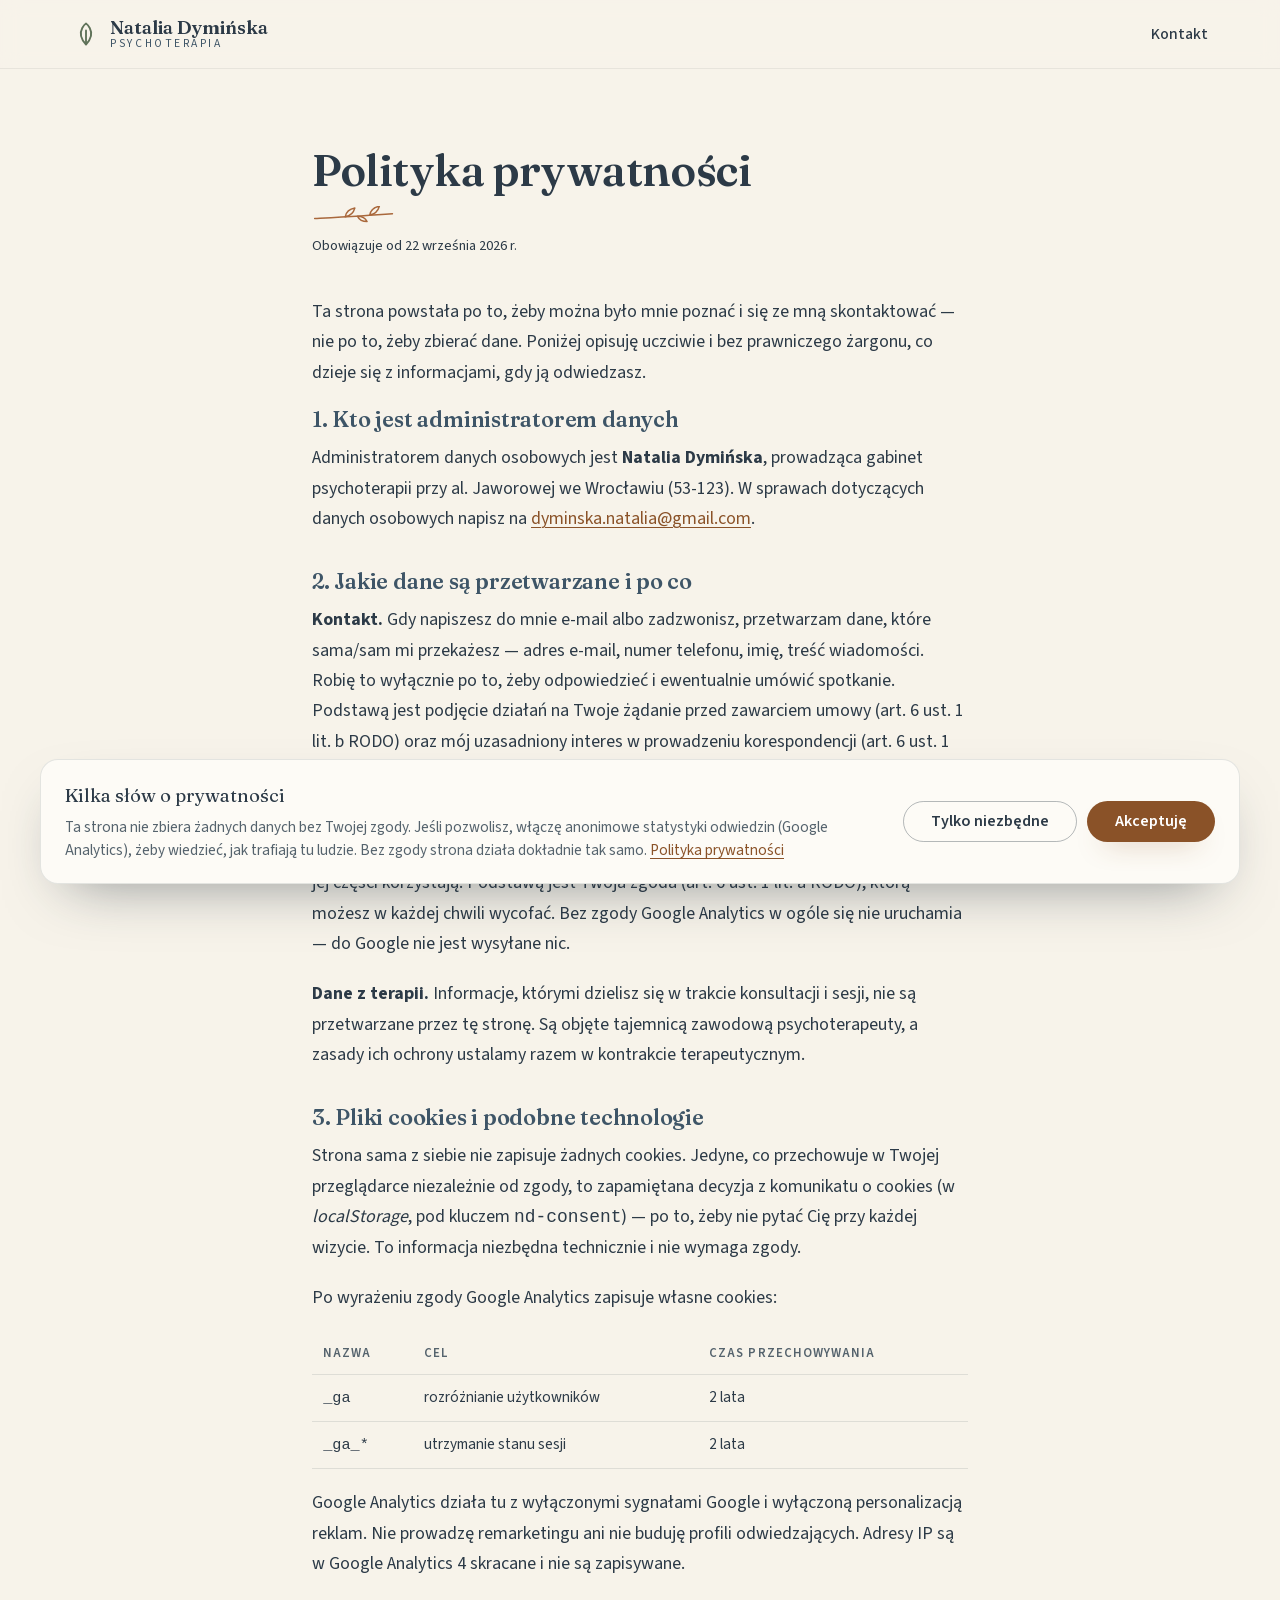
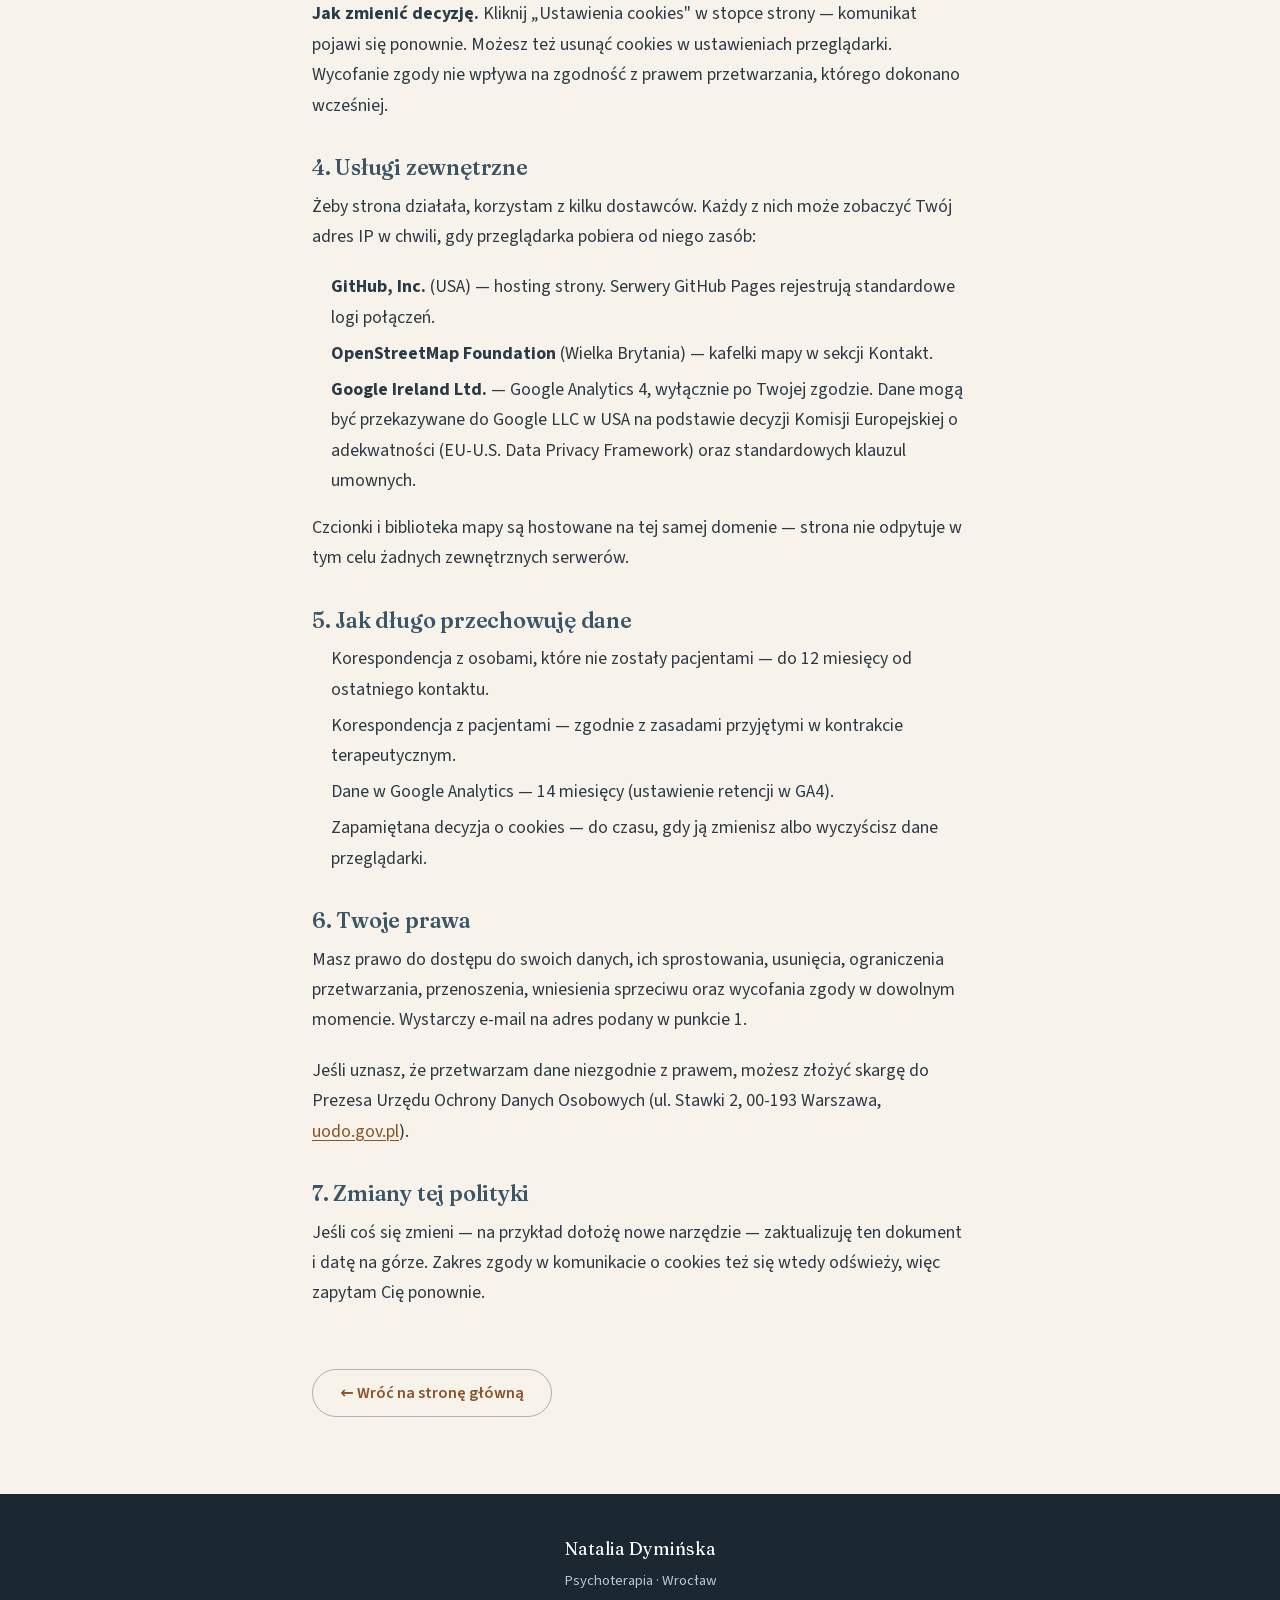
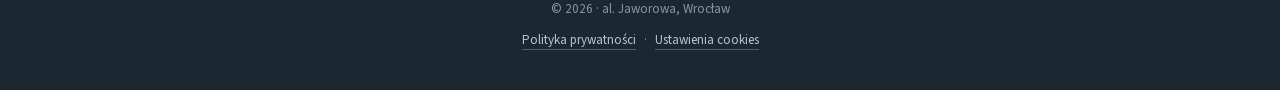
<file: polityka-prywatnosci.html>
<!DOCTYPE html>
<html lang="pl" class="no-js">
<head>
  <meta charset="UTF-8">
  <meta name="viewport" content="width=device-width, initial-scale=1.0">
  <script>document.documentElement.className = document.documentElement.className.replace(/\bno-js\b/, "js");</script>

  <title>Polityka prywatności — Natalia Dymińska, psychoterapia</title>
  <meta name="description" content="Jakie dane zbiera strona nataliadyminska.pl, po co i na jakiej podstawie. Informacja o cookies, Google Analytics i Twoich prawach wynikających z RODO.">
  <link rel="canonical" href="https://nataliadyminska.pl/polityka-prywatnosci.html">
  <meta name="robots" content="noindex, follow">
  <meta name="theme-color" content="#2c3a47">

  <link rel="icon" href="/assets/icons/favicon.svg" type="image/svg+xml">
  <link rel="apple-touch-icon" href="/assets/icons/icon-180.png">

  <link rel="preload" href="/assets/fonts/fraunces-600.woff2" as="font" type="font/woff2" crossorigin>
  <link rel="preload" href="/assets/fonts/source-sans-3-400.woff2" as="font" type="font/woff2" crossorigin>
  <link rel="stylesheet" href="/styles/fonts.css">
  <link rel="stylesheet" href="/styles/main.css">
</head>
<body>
  <a class="skip-link" href="#tresc">Przejdź do treści</a>

  <header class="site-header">
    <div class="container site-header__inner">
      <a class="brand" href="/" aria-label="Natalia Dymińska — strona główna">
        <svg class="brand__mark" viewBox="0 0 24 24" aria-hidden="true" fill="none" stroke="currentColor" stroke-width="1.6" stroke-linecap="round" stroke-linejoin="round">
          <path d="M12 21C7.8 16.6 6.4 11.4 8.8 6.9 10 4.6 11.2 3.5 12 3c.8.5 2 1.6 3.2 3.9 2.4 4.5 1 9.7-3.2 14.1z"/>
          <path d="M12 20.5V9"/>
        </svg>
        <span class="brand__text">
          <span class="brand__name">Natalia Dymińska</span>
          <span class="brand__role">psychoterapia</span>
        </span>
      </a>
      <nav class="nav" aria-label="Główne">
        <ul class="nav__list">
          <li><a href="/#kontakt">Kontakt</a></li>
        </ul>
      </nav>
    </div>
  </header>

  <main id="tresc">
    <section class="legal" aria-labelledby="legal-title">
      <div class="container legal__inner">
        <h1 class="section__title" id="legal-title">Polityka prywatności</h1>
        <p class="legal__meta">Obowiązuje od 22 września 2026 r.</p>

        <p>Ta strona powstała po to, żeby można było mnie poznać i się ze mną skontaktować — nie po to, żeby zbierać dane. Poniżej opisuję uczciwie i bez prawniczego żargonu, co dzieje się z informacjami, gdy ją odwiedzasz.</p>

        <h2>1. Kto jest administratorem danych</h2>
        <p>Administratorem danych osobowych jest <strong>Natalia Dymińska</strong>, prowadząca gabinet psychoterapii przy al. Jaworowej we Wrocławiu (53-123). W sprawach dotyczących danych osobowych napisz na <a href="mailto:dyminska.natalia@gmail.com">dyminska.natalia@gmail.com</a>.</p>

        <h2>2. Jakie dane są przetwarzane i po co</h2>
        <p><strong>Kontakt.</strong> Gdy napiszesz do mnie e-mail albo zadzwonisz, przetwarzam dane, które sama/sam mi przekażesz — adres e-mail, numer telefonu, imię, treść wiadomości. Robię to wyłącznie po to, żeby odpowiedzieć i ewentualnie umówić spotkanie. Podstawą jest podjęcie działań na Twoje żądanie przed zawarciem umowy (art. 6 ust. 1 lit. b RODO) oraz mój uzasadniony interes w prowadzeniu korespondencji (art. 6 ust. 1 lit. f RODO).</p>
        <p><strong>Statystyki odwiedzin.</strong> Jeśli wyrazisz zgodę w komunikacie o cookies, strona włącza Google Analytics 4. Służy mi to do zrozumienia, jak ludzie trafiają na stronę i z których jej części korzystają. Podstawą jest Twoja zgoda (art. 6 ust. 1 lit. a RODO), którą możesz w każdej chwili wycofać. Bez zgody Google Analytics w ogóle się nie uruchamia — do Google nie jest wysyłane nic.</p>
        <p><strong>Dane z terapii.</strong> Informacje, którymi dzielisz się w trakcie konsultacji i sesji, nie są przetwarzane przez tę stronę. Są objęte tajemnicą zawodową psychoterapeuty, a zasady ich ochrony ustalamy razem w kontrakcie terapeutycznym.</p>

        <h2>3. Pliki cookies i podobne technologie</h2>
        <p>Strona sama z siebie nie zapisuje żadnych cookies. Jedyne, co przechowuje w Twojej przeglądarce niezależnie od zgody, to zapamiętana decyzja z komunikatu o cookies (w <em>localStorage</em>, pod kluczem <code>nd-consent</code>) — po to, żeby nie pytać Cię przy każdej wizycie. To informacja niezbędna technicznie i nie wymaga zgody.</p>
        <p>Po wyrażeniu zgody Google Analytics zapisuje własne cookies:</p>
        <table>
          <thead>
            <tr><th>Nazwa</th><th>Cel</th><th>Czas przechowywania</th></tr>
          </thead>
          <tbody>
            <tr><td><code>_ga</code></td><td>rozróżnianie użytkowników</td><td>2 lata</td></tr>
            <tr><td><code>_ga_*</code></td><td>utrzymanie stanu sesji</td><td>2 lata</td></tr>
          </tbody>
        </table>
        <p>Google Analytics działa tu z wyłączonymi sygnałami Google i wyłączoną personalizacją reklam. Nie prowadzę remarketingu ani nie buduję profili odwiedzających. Adresy IP są w Google Analytics 4 skracane i nie są zapisywane.</p>
        <p><strong>Jak zmienić decyzję.</strong> Kliknij „Ustawienia cookies" w stopce strony — komunikat pojawi się ponownie. Możesz też usunąć cookies w ustawieniach przeglądarki. Wycofanie zgody nie wpływa na zgodność z prawem przetwarzania, którego dokonano wcześniej.</p>

        <h2>4. Usługi zewnętrzne</h2>
        <p>Żeby strona działała, korzystam z kilku dostawców. Każdy z nich może zobaczyć Twój adres IP w chwili, gdy przeglądarka pobiera od niego zasób:</p>
        <ul>
          <li><strong>GitHub, Inc.</strong> (USA) — hosting strony. Serwery GitHub Pages rejestrują standardowe logi połączeń.</li>
          <li><strong>OpenStreetMap Foundation</strong> (Wielka Brytania) — kafelki mapy w sekcji Kontakt.</li>
          <li><strong>Google Ireland Ltd.</strong> — Google Analytics 4, wyłącznie po Twojej zgodzie. Dane mogą być przekazywane do Google LLC w USA na podstawie decyzji Komisji Europejskiej o adekwatności (EU-U.S. Data Privacy Framework) oraz standardowych klauzul umownych.</li>
        </ul>
        <p>Czcionki i biblioteka mapy są hostowane na tej samej domenie — strona nie odpytuje w tym celu żadnych zewnętrznych serwerów.</p>

        <h2>5. Jak długo przechowuję dane</h2>
        <ul>
          <li>Korespondencja z osobami, które nie zostały pacjentami — do 12 miesięcy od ostatniego kontaktu.</li>
          <li>Korespondencja z pacjentami — zgodnie z zasadami przyjętymi w kontrakcie terapeutycznym.</li>
          <li>Dane w Google Analytics — 14 miesięcy (ustawienie retencji w GA4).</li>
          <li>Zapamiętana decyzja o cookies — do czasu, gdy ją zmienisz albo wyczyścisz dane przeglądarki.</li>
        </ul>

        <h2>6. Twoje prawa</h2>
        <p>Masz prawo do dostępu do swoich danych, ich sprostowania, usunięcia, ograniczenia przetwarzania, przenoszenia, wniesienia sprzeciwu oraz wycofania zgody w dowolnym momencie. Wystarczy e-mail na adres podany w punkcie 1.</p>
        <p>Jeśli uznasz, że przetwarzam dane niezgodnie z prawem, możesz złożyć skargę do Prezesa Urzędu Ochrony Danych Osobowych (ul. Stawki 2, 00-193 Warszawa, <a href="https://uodo.gov.pl" target="_blank" rel="noopener">uodo.gov.pl</a>).</p>

        <h2>7. Zmiany tej polityki</h2>
        <p>Jeśli coś się zmieni — na przykład dołożę nowe narzędzie — zaktualizuję ten dokument i datę na górze. Zakres zgody w komunikacie o cookies też się wtedy odświeży, więc zapytam Cię ponownie.</p>

        <a class="button button--ghost legal__back" href="/">&larr; Wróć na stronę główną</a>
      </div>
    </section>
  </main>

  <footer class="site-footer">
    <div class="container site-footer__inner">
      <p class="site-footer__name">Natalia Dymińska</p>
      <p class="site-footer__note">Psychoterapia · Wrocław</p>
      <p class="site-footer__copy">© <span data-year>2026</span> · al. Jaworowa, Wrocław</p>
      <p class="site-footer__legal">
        <a href="/polityka-prywatnosci.html">Polityka prywatności</a><span>·</span><a href="#" data-consent-settings>Ustawienia cookies</a>
      </p>
    </div>
  </footer>

  <script src="/scripts/main.js" defer></script>
  <script src="/scripts/consent.js" defer></script>
</body>
</html>
</file>
<file: styles/fonts.css>
/* Self-hosted fonty (Fraunces + Source Sans 3), podzbiór glify: alfabet PL + interpunkcja.
   Wygenerowane z Google Fonts (parametr text=), hostowane lokalnie (RODO). */

@font-face {
  font-family: 'Fraunces';
  font-style: italic;
  font-weight: 400;
  font-display: swap;
  src: url('../assets/fonts/fraunces-400-italic.woff2') format('woff2');
}

@font-face {
  font-family: 'Fraunces';
  font-style: normal;
  font-weight: 400;
  font-display: swap;
  src: url('../assets/fonts/fraunces-400.woff2') format('woff2');
}

@font-face {
  font-family: 'Fraunces';
  font-style: normal;
  font-weight: 600;
  font-display: swap;
  src: url('../assets/fonts/fraunces-600.woff2') format('woff2');
}

@font-face {
  font-family: 'Source Sans 3';
  font-style: normal;
  font-weight: 400;
  font-display: swap;
  src: url('../assets/fonts/source-sans-3-400.woff2') format('woff2');
}

@font-face {
  font-family: 'Source Sans 3';
  font-style: normal;
  font-weight: 500;
  font-display: swap;
  src: url('../assets/fonts/source-sans-3-500.woff2') format('woff2');
}

@font-face {
  font-family: 'Source Sans 3';
  font-style: normal;
  font-weight: 600;
  font-display: swap;
  src: url('../assets/fonts/source-sans-3-600.woff2') format('woff2');
}

@font-face {
  font-family: 'Source Sans 3';
  font-style: normal;
  font-weight: 700;
  font-display: swap;
  src: url('../assets/fonts/source-sans-3-700.woff2') format('woff2');
}
</file>
<file: styles/main.css>
/* =========================================================
   Natalia Dymińska — psychoterapia
   Design tokens + layout + sekcje
   Paleta: ciepły krem · szałwia · granat · miedź
   ========================================================= */

/* ---------- Tokens ---------- */
:root {
  /* kolory */
  --color-bg:          #f7f3ea; /* ciepły krem */
  --color-bg-alt:      #f0e9da; /* głębszy piasek (naprzemienne sekcje) */
  --color-surface:     #fdfbf6; /* ciepła biel (karty) */
  --color-ink:         #2c3a47; /* granatowy tekst */
  --color-ink-muted:   #55636d; /* tekst drugorzędny */
  --color-blue:        #7c93a6; /* brand — elementy dekoracyjne */
  --color-blue-soft:   #a9bccb; /* jasny błękit — tła/detale */
  --color-blue-deep:   #3e5567; /* nagłówki/akcenty na jasnym (AA) */
  --color-sage:        #97a98f; /* szałwia — botaniczne dekoracje */
  --color-sage-deep:   #5f7259; /* szałwia do ikon/detali na jasnym */
  --color-accent:      #a9683c; /* miedź — przyciski/detale */
  --color-accent-deep: #8a5228; /* miedź do tekstu-linku (AA na jasnym) */
  --color-accent-warm: #d09a6b; /* miedź na ciemnym tle */
  --color-dark:        #23303b; /* ciemny granat (sekcje kontrastowe) */

  /* typografia */
  --font-serif: "Fraunces", Georgia, "Times New Roman", serif;
  --font-sans:  "Source Sans 3", system-ui, -apple-system, "Segoe UI", Roboto, Helvetica, Arial, sans-serif;

  --fs-hero:    clamp(2.6rem, 1.6rem + 4.4vw, 5rem);
  --fs-h2:      clamp(1.75rem, 1.3rem + 1.9vw, 2.75rem);
  --fs-h3:      clamp(1.125rem, 1rem + 0.5vw, 1.35rem);
  --fs-lead:    clamp(1.15rem, 1rem + 0.7vw, 1.5rem);
  --fs-body:    clamp(1rem, 0.96rem + 0.2vw, 1.125rem);
  --fs-small:   0.9rem;

  /* rytm i kształty */
  --maxw:       76rem;
  --gutter:     clamp(1.25rem, 4vw, 2.5rem);
  --section-y:  clamp(4rem, 8vw, 7.5rem);
  --header-h:   69px; /* wysokość przyklejonego nagłówka */
  --radius:     18px;
  --radius-sm:  10px;
  --shadow:     0 18px 50px -24px rgba(35, 48, 59, 0.35);
  --ring:       0 0 0 3px rgba(124, 147, 166, 0.55);
  --ease:       cubic-bezier(0.22, 0.61, 0.36, 1);
}

/* ---------- Reset / base ---------- */
*, *::before, *::after { box-sizing: border-box; }
html { -webkit-text-size-adjust: 100%; scroll-behavior: smooth; }
@media (prefers-reduced-motion: reduce) { html { scroll-behavior: auto; } }

body {
  margin: 0;
  font-family: var(--font-sans);
  font-size: var(--fs-body);
  line-height: 1.7;
  color: var(--color-ink);
  background: var(--color-bg);
  -webkit-font-smoothing: antialiased;
  text-rendering: optimizeLegibility;
  overflow-x: hidden;
}

h1, h2, h3 { font-family: var(--font-serif); font-weight: 600; line-height: 1.12; letter-spacing: -0.01em; margin: 0; }
p { margin: 0 0 1.1em; }
p:last-child { margin-bottom: 0; }
a { color: var(--color-accent-deep); text-decoration-thickness: 1px; text-underline-offset: 3px; }
a:hover { color: var(--color-ink); }
img { max-width: 100%; display: block; }
ul { margin: 0; padding: 0; list-style: none; }

:focus-visible { outline: none; box-shadow: var(--ring); border-radius: 4px; }

.container { width: 100%; max-width: var(--maxw); margin-inline: auto; padding-inline: var(--gutter); }

.skip-link {
  position: absolute; left: -9999px; top: 0; z-index: 100;
  background: var(--color-ink); color: #fff; padding: 0.7em 1.1em; border-radius: 0 0 8px 0;
}
.skip-link:focus { left: 0; }

/* ---------- Buttons ---------- */
.button {
  display: inline-block; font-family: var(--font-sans); font-weight: 600;
  font-size: 1rem; line-height: 1; text-decoration: none;
  padding: 0.95em 1.7em; border-radius: 999px; border: 1.5px solid transparent;
  cursor: pointer; transition: transform 0.2s var(--ease), background-color 0.2s var(--ease), color 0.2s var(--ease), border-color 0.2s var(--ease);
}
.button--primary { background: var(--color-accent-deep); color: #fff; box-shadow: 0 14px 28px -18px rgba(138, 82, 40, 0.9); }
.button--primary:hover { background: var(--color-accent); color: #fff; transform: translateY(-2px); }
.button--ghost { background: transparent; color: var(--color-ink); border-color: rgba(44, 58, 71, 0.35); }
.button--ghost:hover { border-color: var(--color-ink); background: rgba(44, 58, 71, 0.05); color: var(--color-ink); }
.button--light { background: rgba(253, 251, 246, 0.12); color: #fff; border-color: rgba(255, 255, 255, 0.7); }
.button--light:hover { background: var(--color-surface); color: var(--color-ink); border-color: var(--color-surface); transform: translateY(-2px); }

/* ---------- Section titles ---------- */
.section__title {
  font-size: var(--fs-h2); margin-bottom: 0.9em; position: relative;
}
/* Botaniczna "gałązka" pod tytułem sekcji (line-art, data URI) */
.section__title::after {
  content: ""; display: block; width: 84px; height: 18px; margin-top: 0.7rem;
  background: url("data:image/svg+xml,%3Csvg xmlns='http://www.w3.org/2000/svg' viewBox='0 0 96 20' fill='none' stroke='%23a9683c' stroke-width='1.6' stroke-linecap='round' stroke-linejoin='round'%3E%3Cpath d='M3 14C30 12.5 58 11 92 8.5'/%3E%3Cpath d='M38 12C39 6.5 43 3 49 2 47.5 7.5 43.5 11 38 12Z'/%3E%3Cpath d='M66 10C67 4.5 71 1 77 0 75.5 5.5 71.5 9 66 10Z'/%3E%3Cpath d='M52 11.5C54 15.5 58 17.5 63 17.5 61 13.5 57 11.5 52 11.5Z'/%3E%3C/svg%3E") left center / contain no-repeat;
}
.section__title--light { color: var(--color-surface); }
.section__title--light::after {
  background-image: url("data:image/svg+xml,%3Csvg xmlns='http://www.w3.org/2000/svg' viewBox='0 0 96 20' fill='none' stroke='%23d09a6b' stroke-width='1.6' stroke-linecap='round' stroke-linejoin='round'%3E%3Cpath d='M3 14C30 12.5 58 11 92 8.5'/%3E%3Cpath d='M38 12C39 6.5 43 3 49 2 47.5 7.5 43.5 11 38 12Z'/%3E%3Cpath d='M66 10C67 4.5 71 1 77 0 75.5 5.5 71.5 9 66 10Z'/%3E%3Cpath d='M52 11.5C54 15.5 58 17.5 63 17.5 61 13.5 57 11.5 52 11.5Z'/%3E%3C/svg%3E");
}
.section__lead { font-size: var(--fs-lead); color: var(--color-blue-deep); font-family: var(--font-serif); font-weight: 600; line-height: 1.4; }

/* =========================================================
   HEADER / NAV
   ========================================================= */
.site-header {
  position: sticky; top: 0; z-index: 50;
  background: rgba(247, 243, 234, 0.85);
  backdrop-filter: saturate(140%) blur(10px);
  -webkit-backdrop-filter: saturate(140%) blur(10px);
  border-bottom: 1px solid rgba(44, 58, 71, 0.08);
}
.site-header__inner { display: flex; align-items: center; justify-content: space-between; min-height: 68px; }
.brand { display: flex; align-items: center; gap: 0.65rem; text-decoration: none; line-height: 1.1; }
.brand__mark { flex: none; width: 28px; height: 28px; color: var(--color-sage-deep); }
.brand__text { display: flex; flex-direction: column; }
.brand__name { font-family: var(--font-serif); font-weight: 600; font-size: 1.15rem; color: var(--color-ink); }
.brand__role { font-size: 0.72rem; letter-spacing: 0.22em; text-transform: uppercase; color: var(--color-blue-deep); }

.nav__list { display: flex; align-items: center; gap: clamp(1rem, 2.5vw, 2rem); }
.nav__list a { font-size: 0.98rem; font-weight: 500; color: var(--color-ink); text-decoration: none; padding: 0.4em 0; position: relative; }
.nav__list a:not(.nav__cta)::after {
  content: ""; position: absolute; left: 0; bottom: 0; width: 0; height: 2px;
  background: var(--color-accent); transition: width 0.25s var(--ease);
}
.nav__list a:not(.nav__cta):hover::after { width: 100%; }

.nav-toggle { display: none; }

/* =========================================================
   HERO
   ========================================================= */
.hero {
  position: relative; overflow: hidden;
  background:
    radial-gradient(70% 110% at 88% -5%, rgba(151, 169, 143, 0.22), transparent 62%),
    radial-gradient(70% 110% at 4% 100%, rgba(208, 154, 107, 0.14), transparent 55%),
    linear-gradient(180deg, #f4eee1 0%, var(--color-bg) 60%);
  padding-block: clamp(3.5rem, 9vw, 7rem);
}
.hero__inner {
  position: relative; z-index: 2;
  display: grid; gap: clamp(2rem, 5vw, 4rem); align-items: center; text-align: center;
}
.hero__eyebrow {
  font-family: var(--font-serif); font-style: italic; font-weight: 400;
  font-size: clamp(1.1rem, 1rem + 0.5vw, 1.35rem); letter-spacing: 0.02em;
  color: var(--color-accent-deep); margin-bottom: 0.9rem;
}
.hero__title { font-size: var(--fs-hero); color: var(--color-ink); margin-bottom: 0.3em; }
.hero__tagline {
  font-family: var(--font-serif); font-style: italic; font-weight: 400;
  font-size: var(--fs-lead); color: var(--color-blue-deep); margin-bottom: 0.7em;
  text-wrap: balance; /* równe łamanie zamiast samotnego słowa w 2. linii */
}
.hero__meta { font-size: 0.98rem; color: var(--color-ink-muted); margin-bottom: 2rem; }
.hero__actions { display: flex; gap: 0.9rem; justify-content: center; flex-wrap: wrap; }

.hero__portrait { position: relative; justify-self: center; width: min(80vw, 380px); }
.hero__portrait img {
  position: relative; z-index: 2; width: 100%; height: auto;
  border-radius: 50% 50% 22px 22px / 38% 38% 22px 22px;
  box-shadow: 0 34px 64px -32px rgba(35, 48, 59, 0.55);
}
.hero__portrait::before {
  content: ""; position: absolute; z-index: 1; inset: -9% -9% -3% -9%;
  border-radius: 50% 50% 22px 22px / 38% 38% 22px 22px;
  background: radial-gradient(60% 60% at 50% 35%, rgba(151, 169, 143, 0.45), transparent 70%);
  filter: blur(6px);
}
/* delikatna łukowa obwódka przesunięta względem portretu */
.hero__portrait::after {
  content: ""; position: absolute; z-index: 0; inset: 0;
  border-radius: 50% 50% 22px 22px / 38% 38% 22px 22px;
  border: 2px solid rgba(169, 104, 60, 0.5);
  transform: translate(-16px, -14px);
}

/* Gałązki line-art w tle hero */
.hero__branch {
  position: absolute; z-index: 1; color: var(--color-sage);
  aspect-ratio: 120 / 260; pointer-events: none;
}
.hero__branch--left { width: clamp(80px, 13vw, 190px); left: -18px; bottom: -40px; opacity: 0.55; transform: rotate(-16deg); }
.hero__branch--right { width: clamp(100px, 13vw, 180px); right: -20px; top: -28px; opacity: 0.4; transform: rotate(158deg); }

.hero__glow {
  position: absolute; z-index: 1; width: 42rem; height: 42rem; border-radius: 50%;
  left: 50%; top: -24rem; transform: translateX(-50%);
  background: radial-gradient(circle, rgba(151, 169, 143, 0.2), transparent 62%);
  pointer-events: none;
}

@media (min-width: 820px) {
  /* hero sięga dolnej krawędzi okna, żeby motyw roślinny schodził do końca ekranu
     (--header-h = wysokość przyklejonego nagłówka) */
  .hero {
    min-height: calc(100vh - var(--header-h));
    min-height: calc(100svh - var(--header-h));
    display: flex; flex-direction: column; justify-content: center;
  }
  .hero__inner { grid-template-columns: 1fr 0.92fr; text-align: left; }
  .hero__content { order: 1; }
  .hero__portrait { order: 2; justify-self: end; width: min(42vw, 500px); }
  .hero__actions { justify-content: flex-start; }
}

/* =========================================================
   MANIFEST  (typograficzny oddech)
   ========================================================= */
.manifesto { background: var(--color-bg); padding-block: clamp(4.5rem, 10vw, 8rem); }
.manifesto__inner { text-align: center; }
.manifesto__text {
  font-family: var(--font-serif); font-weight: 400;
  font-size: clamp(1.9rem, 1.3rem + 3vw, 3.4rem); line-height: 1.22; letter-spacing: -0.01em;
  color: var(--color-blue-deep); max-width: 21ch; margin-inline: auto; margin-block: 0;
}
/* gałązka nad manifestem */
.manifesto__text::before {
  content: ""; display: block; width: 84px; height: 18px; margin: 0 auto 1.6rem;
  background: url("data:image/svg+xml,%3Csvg xmlns='http://www.w3.org/2000/svg' viewBox='0 0 96 20' fill='none' stroke='%23a9683c' stroke-width='1.6' stroke-linecap='round' stroke-linejoin='round'%3E%3Cpath d='M3 14C30 12.5 58 11 92 8.5'/%3E%3Cpath d='M38 12C39 6.5 43 3 49 2 47.5 7.5 43.5 11 38 12Z'/%3E%3Cpath d='M66 10C67 4.5 71 1 77 0 75.5 5.5 71.5 9 66 10Z'/%3E%3Cpath d='M52 11.5C54 15.5 58 17.5 63 17.5 61 13.5 57 11.5 52 11.5Z'/%3E%3C/svg%3E") center / contain no-repeat;
}

/* =========================================================
   O MNIE  (jasna sekcja: zdjęcie w łuku + tekst)
   ========================================================= */
.about { position: relative; padding-block: var(--section-y); background: var(--color-bg); overflow: hidden; }
.about__inner { display: grid; gap: clamp(2.4rem, 5vw, 4.5rem); align-items: start; }
.about__media { position: relative; width: min(100%, 24rem); margin-inline: auto; }
.about__frame {
  position: relative; z-index: 1;
  border-radius: 999px 999px var(--radius) var(--radius);
  overflow: hidden; box-shadow: var(--shadow);
}
.about__frame img { width: 100%; height: auto; aspect-ratio: 4 / 5; object-fit: cover; }
/* szałwiowa obwódka przesunięta względem zdjęcia */
.about__media::before {
  content: ""; position: absolute; z-index: 0; inset: 0;
  border-radius: 999px 999px var(--radius) var(--radius);
  border: 2px solid rgba(151, 169, 143, 0.6);
  transform: translate(18px, 20px);
}
.about__text p { color: var(--color-ink); }
.about__text strong { color: var(--color-blue-deep); font-weight: 600; }

@media (min-width: 900px) {
  .about__inner { grid-template-columns: minmax(0, 0.8fr) minmax(0, 1.2fr); }
  .about__media { position: sticky; top: 100px; }
  /* karta tekstu obok zdjęcia, lekko przesunięta w dół */
  .about__body {
    position: relative; z-index: 2; max-width: 44rem;
    margin-top: 2rem;
    background: var(--color-surface);
    padding: clamp(2rem, 3.2vw, 3.2rem);
    border-radius: var(--radius);
    border: 1px solid rgba(44, 58, 71, 0.07);
    box-shadow: var(--shadow);
  }
}

/* =========================================================
   CYTAT / ODDECH  (pełnowymiarowe zdjęcie + nakładka)
   ========================================================= */
.quote { position: relative; overflow: hidden; color: #fff; text-align: center; padding-block: clamp(5rem, 12vw, 8.5rem); }
.quote__bg {
  position: absolute; inset: 0;
  background-image: url("../assets/img/quote-gabinet.jpg"); /* fallback */
  background-image: image-set(url("../assets/img/quote-gabinet.webp") type("image/webp"), url("../assets/img/quote-gabinet.jpg") type("image/jpeg"));
  background-size: cover; background-position: center 40%;
  transform: scale(1.04);
}
.quote__overlay {
  position: absolute; inset: 0;
  background: linear-gradient(180deg, rgba(38, 32, 24, 0.62) 0%, rgba(30, 27, 21, 0.72) 100%);
}
.quote__inner { position: relative; z-index: 2; display: grid; justify-items: center; gap: 2rem; }
.quote__text {
  font-family: var(--font-serif); font-style: italic; font-weight: 400;
  font-size: clamp(1.7rem, 1.2rem + 2.4vw, 2.9rem); line-height: 1.25;
  max-width: 24ch; margin: 0;
  text-shadow: 0 2px 26px rgba(0, 0, 0, 0.4);
}

/* =========================================================
   JAK PRACUJĘ
   ========================================================= */
.approach { padding-block: var(--section-y); background: var(--color-bg); }
.approach__inner { max-width: 52rem; }
.approach__intro { margin-top: 1.2rem; }
.approach__intro p + p { margin-top: 1.1em; }
.approach__subtitle {
  font-family: var(--font-serif); font-size: clamp(1.35rem, 1.1rem + 1vw, 1.8rem);
  color: var(--color-ink); margin-top: clamp(2.5rem, 5vw, 3.5rem); margin-bottom: 1.4rem;
}
.approach__abc-lead { color: var(--color-ink-muted); margin-top: -0.8rem; margin-bottom: 1.4rem; }

/* Timeline */
.timeline { position: relative; display: grid; gap: 0.2rem; }
.timeline__item {
  position: relative;
  display: grid; grid-template-columns: 56px 1fr; column-gap: 1.4rem; row-gap: 0.5rem;
  padding-bottom: 2rem;
}
.timeline__item:last-child { padding-bottom: 0; }
/* pionowa linia łącząca środki numerów */
.timeline__item:not(:last-child)::before {
  content: ""; position: absolute; z-index: 0; left: 27px; top: 28px; height: 100%; width: 2px;
  background: linear-gradient(rgba(169, 104, 60, 0.45), rgba(151, 169, 143, 0.4));
}
.timeline__head { display: contents; }
.timeline__num {
  grid-column: 1; grid-row: 1; align-self: start; position: relative; z-index: 1;
  display: grid; place-items: center; width: 56px; height: 56px; border-radius: 50%;
  background: var(--color-bg-alt); color: var(--color-accent-deep);
  font-family: var(--font-serif); font-weight: 400; font-size: 1.6rem;
  box-shadow: 0 0 0 6px var(--color-bg);
}
.timeline__title {
  grid-column: 2; grid-row: 1; align-self: center; margin: 0;
  font-size: var(--fs-h3); color: var(--color-ink);
  display: flex; flex-wrap: wrap; align-items: baseline; gap: 0.6rem;
}
.timeline__meta {
  font-family: var(--font-sans); font-size: 0.72rem; font-weight: 600; letter-spacing: 0.08em; text-transform: uppercase;
  color: var(--color-accent-deep); background: rgba(169, 104, 60, 0.12);
  padding: 0.25em 0.7em; border-radius: 999px;
}
.timeline__item > p { grid-column: 2; grid-row: 2; margin: 0; color: var(--color-ink-muted); }

/* Akordeon */
.accordion { display: grid; gap: 0.7rem; }
.accordion__item {
  background: var(--color-surface); border: 1px solid rgba(44, 58, 71, 0.1);
  border-radius: var(--radius-sm); overflow: hidden; transition: border-color 0.2s var(--ease), box-shadow 0.2s var(--ease);
}
.accordion__item[open] { border-color: rgba(169, 104, 60, 0.4); box-shadow: 0 12px 30px -22px rgba(35, 48, 59, 0.5); }
.accordion__summary {
  display: flex; align-items: center; justify-content: space-between; gap: 1rem;
  padding: 1.1rem 1.3rem; cursor: pointer; list-style: none;
  font-family: var(--font-serif); font-weight: 600; font-size: 1.08rem; color: var(--color-ink);
}
.accordion__summary::-webkit-details-marker { display: none; }
.accordion__summary:hover { color: var(--color-blue-deep); }
.accordion__icon { flex: none; width: 22px; height: 22px; fill: none; stroke: var(--color-accent); stroke-width: 2; stroke-linecap: round; stroke-linejoin: round; transition: transform 0.25s var(--ease); }
.accordion__item[open] .accordion__icon { transform: rotate(180deg); }
.accordion__panel { padding: 0 1.3rem 1.2rem; }
.accordion__panel p { color: var(--color-ink-muted); margin: 0; }

/* =========================================================
   DLA KOGO
   ========================================================= */
.for-whom { padding-block: var(--section-y); background: var(--color-bg-alt); }
.for-whom .section__lead { margin-bottom: 2.2rem; max-width: 44rem; }
.tiles { display: grid; grid-template-columns: repeat(auto-fill, minmax(15.5rem, 1fr)); gap: 1rem; }
.tile {
  position: relative; background: var(--color-surface); border-radius: var(--radius);
  padding: 1.6rem 1.5rem; border: 1px solid rgba(95, 114, 89, 0.16);
  box-shadow: 0 8px 24px -20px rgba(35, 48, 59, 0.5);
  transition: transform 0.25s var(--ease), box-shadow 0.25s var(--ease), border-color 0.25s var(--ease);
  overflow: hidden;
}
.tile::after {
  content: ""; position: absolute; left: 0; top: 0; bottom: 0; width: 3px;
  background: var(--color-sage); transform: scaleY(0); transform-origin: top; transition: transform 0.28s var(--ease);
}
.tile:hover { transform: translateY(-5px); box-shadow: var(--shadow); border-color: rgba(95, 114, 89, 0.3); }
.tile:hover::after { transform: scaleY(1); }
.tile:hover .tile__icon { color: var(--color-accent-deep); background: rgba(169, 104, 60, 0.14); transform: scale(1.06); }
.tile__icon {
  box-sizing: content-box; width: 30px; height: 30px; padding: 12px; margin-bottom: 1rem;
  border-radius: 50%; background: rgba(151, 169, 143, 0.2); color: var(--color-sage-deep);
  fill: none; stroke: currentColor; stroke-width: 1.6; stroke-linecap: round; stroke-linejoin: round;
  transition: color 0.25s var(--ease), background-color 0.25s var(--ease), transform 0.25s var(--ease);
}
.tile__title { font-size: 1.12rem; color: var(--color-ink); margin-bottom: 0.35em; }
.tile__text { color: var(--color-ink-muted); font-size: 0.95rem; line-height: 1.55; margin: 0; }
.for-whom__note { margin-top: 2.4rem; font-size: var(--fs-lead); font-family: var(--font-serif); color: var(--color-ink); max-width: 44rem; margin-inline: auto; text-align: center; }

/* =========================================================
   CENNIK
   ========================================================= */
.visually-hidden {
  position: absolute; width: 1px; height: 1px; padding: 0; margin: -1px;
  overflow: hidden; clip: rect(0 0 0 0); white-space: nowrap; border: 0;
}

.pricing { padding-block: var(--section-y); background: var(--color-bg); }

/* Tabela może się przewijać w poziomie na bardzo wąskich ekranach,
   ale strona nigdy nie przewija się w bok. */
.price-table__wrap { overflow-x: auto; -webkit-overflow-scrolling: touch; }
.price-table {
  width: 100%; border-collapse: collapse;
  background: var(--color-surface); border-radius: var(--radius); overflow: hidden;
  box-shadow: 0 18px 44px -34px rgba(44, 58, 71, 0.45);
}
.price-table th, .price-table td { padding: 1.15rem 1.4rem; text-align: left; }
.price-table thead th {
  font-family: var(--font-sans); font-weight: 600; font-size: 0.75rem;
  letter-spacing: 0.18em; text-transform: uppercase; color: var(--color-ink-muted);
  border-bottom: 1px solid rgba(44, 58, 71, 0.14);
}
.price-table tbody th {
  font-family: var(--font-serif); font-weight: 600; font-size: var(--fs-h3);
  color: var(--color-ink); line-height: 1.35;
}
.price-table tbody tr + tr th, .price-table tbody tr + tr td {
  border-top: 1px solid rgba(44, 58, 71, 0.1);
}
.price-table__num { white-space: nowrap; color: var(--color-ink-muted); }
/* Reguły zakładające display:table — tylko powyżej progu, bo na mobile
   wiersz jest blokiem, a komórki inline-block (width:1% dałoby ~3px). */
@media (min-width: 561px) {
  .price-table__num { width: 1%; text-align: right; }
  .price-table thead th.price-table__num,
  .price-table tbody td.price-table__num { padding-left: 2.5rem; }
}
.price-table__cost { font-weight: 600; color: var(--color-accent-deep); font-size: 1.15rem; }

.pricing__hint {
  margin-top: 1.5rem; max-width: 44rem;
  font-family: var(--font-serif); font-size: var(--fs-body); color: var(--color-ink);
}
.pricing__hint + .pricing__hint { margin-top: 0.5rem; }
/* Na wąskich ekranach trzy kolumny się nie mieszczą — składamy wiersz
   w blok, zamiast spychać tabelę w poziomy scroll. */
@media (max-width: 560px) {
  .price-table thead { display: none; }
  .price-table, .price-table tbody, .price-table tr { display: block; }
  .price-table tbody tr { padding: 1.1rem 1.2rem; }
  .price-table tbody tr + tr { border-top: 1px solid rgba(44, 58, 71, 0.1); }
  .price-table tbody tr + tr th, .price-table tbody tr + tr td { border-top: 0; }
  .price-table tbody th { display: block; padding: 0 0 0.4rem; }
  .price-table tbody td { display: inline-block; padding: 0; text-align: left; }
  .price-table tbody td + td::before {
    content: "·"; margin: 0 0.5rem; color: var(--color-ink-muted);
  }
}

/* =========================================================
   KONTAKT
   ========================================================= */
.contact { position: relative; overflow: hidden; padding-block: var(--section-y); background: var(--color-dark); color: var(--color-surface); }
.contact__branch {
  position: absolute; right: -34px; bottom: -48px; width: clamp(140px, 18vw, 240px);
  aspect-ratio: 120 / 260; color: #fff; opacity: 0.09; transform: rotate(22deg); pointer-events: none;
}
.contact__inner { position: relative; z-index: 1; }
.contact__lead { max-width: 42rem; font-size: var(--fs-lead); color: #dbe2e6; margin-bottom: 2.6rem; font-family: var(--font-serif); font-weight: 400; line-height: 1.45; }
.contact__layout { display: grid; gap: 1.5rem; align-items: start; }
.contact__methods { display: grid; gap: 1rem; }
.contact__item {
  display: flex; flex-direction: column; gap: 0.3rem; text-decoration: none;
  padding: 1.2rem 1.3rem; border-radius: var(--radius);
  background: rgba(255, 255, 255, 0.06); border: 1px solid rgba(255, 255, 255, 0.12);
  transition: background-color 0.2s var(--ease), transform 0.2s var(--ease), border-color 0.2s var(--ease);
}
a.contact__item:hover { background: rgba(255, 255, 255, 0.12); border-color: var(--color-accent-warm); transform: translateY(-3px); }
.contact__label { font-size: 0.75rem; letter-spacing: 0.2em; text-transform: uppercase; color: var(--color-blue-soft); }
.contact__value { font-size: 1.08rem; color: #fff; font-weight: 500; line-height: 1.4; }
.contact__item--static { cursor: default; }
.contact__social { display: flex; gap: 0.55rem; list-style: none; margin: 0.35rem 0 0; padding: 0; }
.contact__social a {
  display: grid; place-items: center; width: 2.2rem; height: 2.2rem; border-radius: 50%;
  color: #dbe2e6; background: rgba(255, 255, 255, 0.08); border: 1px solid rgba(255, 255, 255, 0.14);
  transition: color 0.2s var(--ease), background-color 0.2s var(--ease), border-color 0.2s var(--ease);
}
.contact__social a:hover, .contact__social a:focus-visible {
  color: #fff; background: rgba(255, 255, 255, 0.16); border-color: var(--color-accent-warm);
}
.contact__social svg { width: 1.05rem; height: 1.05rem; fill: currentColor; }
.contact__hint { margin-top: 0.15rem; font-size: 0.82rem; color: var(--color-accent-warm); }
a.contact__item:hover .contact__hint { color: #fff; }

/* Mapa (interaktywna, Leaflet + OpenStreetMap) */
.map { display: flex; flex-direction: column; gap: 0.6rem; }
.map__canvas {
  position: relative; z-index: 0; isolation: isolate;
  width: 100%; height: 300px; border-radius: var(--radius); overflow: hidden;
  box-shadow: 0 18px 44px -26px rgba(0, 0, 0, 0.65); border: 1px solid rgba(255, 255, 255, 0.12);
  background: #aad3df;
}
.map__canvas noscript img { width: 100%; height: 100%; object-fit: cover; }
.map__link { align-self: flex-start; font-size: 0.9rem; color: var(--color-accent-warm); text-decoration: none; }
.map__link:hover { color: #fff; text-decoration: underline; }

/* pinezka (custom divIcon) */
.map__pin { display: block; color: var(--color-accent); filter: drop-shadow(0 3px 3px rgba(0,0,0,0.35)); }
.leaflet-container { font-family: var(--font-sans); background: #aad3df; }
.leaflet-container a { color: var(--color-blue-deep); }

@media (min-width: 780px) {
  .contact__layout { grid-template-columns: minmax(17rem, 21rem) 1fr; gap: 2rem; }
  .contact__methods { grid-template-columns: 1fr; align-content: start; }
  .map { height: 100%; }
  .map__canvas { height: 100%; min-height: 400px; }
}

/* =========================================================
   FOOTER
   ========================================================= */
.site-footer { background: #1c2831; color: #b9c4cc; padding-block: 2.5rem; text-align: center; }
.site-footer__name { font-family: var(--font-serif); font-size: 1.1rem; color: #fff; margin-bottom: 0.3rem; }
.site-footer__note { font-size: 0.92rem; margin-bottom: 0.3rem; }
.site-footer__copy { font-size: 0.82rem; color: #8595a0; margin: 0; }
.site-footer__legal { font-size: 0.82rem; color: #8595a0; margin: 0.5rem 0 0; }
.site-footer__legal a { color: #b9c4cc; text-decoration: none; border-bottom: 1px solid rgba(185, 196, 204, 0.35); }
.site-footer__legal a:hover { color: #fff; border-bottom-color: #fff; }
.site-footer__legal span { margin: 0 0.5rem; }

/* Social (Facebook, LinkedIn…) */
.social { display: flex; justify-content: center; gap: 0.6rem; list-style: none; margin: 0 0 1rem; padding: 0; }
.social__link {
  display: grid; place-items: center; width: 2.5rem; height: 2.5rem; border-radius: 50%;
  color: #b9c4cc; background: rgba(255, 255, 255, 0.07); border: 1px solid rgba(255, 255, 255, 0.12);
  transition: color 0.2s var(--ease), background-color 0.2s var(--ease), border-color 0.2s var(--ease), transform 0.2s var(--ease);
}
.social__link:hover, .social__link:focus-visible {
  color: #fff; background: rgba(255, 255, 255, 0.14); border-color: var(--color-accent-warm); transform: translateY(-2px);
}
.social__icon { width: 1.15rem; height: 1.15rem; fill: currentColor; }

/* =========================================================
   ZGODA NA COOKIES
   Banner dokleja się przez JS tylko wtedy, gdy jest o co pytać.
   ========================================================= */
.consent {
  position: fixed; inset: auto 0 0 0; z-index: 90;
  padding: 0 var(--gutter) max(1rem, env(safe-area-inset-bottom));
  transform: translateY(110%); opacity: 0;
  transition: transform 0.45s var(--ease), opacity 0.45s var(--ease);
  pointer-events: none;
}
.consent.is-visible { transform: none; opacity: 1; pointer-events: auto; }
.consent__inner {
  max-width: var(--maxw); margin-inline: auto;
  display: flex; flex-wrap: wrap; gap: 1rem 2rem; align-items: center; justify-content: space-between;
  padding: 1.25rem 1.5rem; border-radius: var(--radius);
  background: var(--color-surface); color: var(--color-ink);
  border: 1px solid rgba(44, 58, 71, 0.12);
  box-shadow: 0 24px 60px -28px rgba(35, 48, 59, 0.55);
}
.consent__body { flex: 1 1 28rem; min-width: 0; }
.consent__title { font-family: var(--font-serif); font-size: 1.15rem; margin: 0 0 0.3rem; color: var(--color-ink); }
.consent__text { font-size: 0.95rem; line-height: 1.55; margin: 0; color: var(--color-ink-muted); }
.consent__text a { color: var(--color-accent-deep); }
.consent__actions { display: flex; gap: 0.6rem; flex-wrap: wrap; }
.consent__actions .button { padding-block: 0.7rem; }
@media (max-width: 640px) {
  .consent__inner { padding: 1.1rem 1.15rem; }
  .consent__actions { width: 100%; }
  .consent__actions .button { flex: 1 1 0; text-align: center; }
}
@media (prefers-reduced-motion: reduce) {
  .consent { transition: none; }
}

/* =========================================================
   PODSTRONA PRAWNA (polityka prywatności)
   ========================================================= */
.legal { padding-block: clamp(3rem, 6vw, 5rem); background: var(--color-bg); }
.legal__inner { max-width: 46rem; }
.legal .section__title { margin-bottom: 0.6rem; }
.legal__meta { color: var(--color-ink-muted); font-size: var(--fs-small); margin-bottom: 2.4rem; }
.legal h2 { font-family: var(--font-serif); font-size: var(--fs-h3); color: var(--color-blue-deep); margin: 2.2rem 0 0.7rem; }
.legal h2:first-of-type { margin-top: 0; }
.legal p, .legal li { color: var(--color-ink); line-height: 1.7; }
.legal ul { padding-left: 1.2rem; margin: 0.4rem 0 1rem; }
.legal li + li { margin-top: 0.35rem; }
.legal a { color: var(--color-accent-deep); }
.legal table { width: 100%; border-collapse: collapse; margin: 0.8rem 0 1.2rem; font-size: 0.95rem; }
.legal th, .legal td { text-align: left; padding: 0.6rem 0.7rem; vertical-align: top; border-bottom: 1px solid rgba(44, 58, 71, 0.12); }
.legal th { font-weight: 600; color: var(--color-ink-muted); font-size: 0.8rem; letter-spacing: 0.08em; text-transform: uppercase; }
.legal__back { display: inline-block; margin-top: 2.5rem; }

/* =========================================================
   REVEAL ON SCROLL
   Stan początkowy (ukryty) stosujemy TYLKO gdy działa JS (klasa .js),
   inaczej z wyłączonym JavaScriptem sekcje zniknęłyby na stałe.
   ========================================================= */
.js [data-reveal] { opacity: 0; transform: translateY(24px); transition: opacity 0.7s var(--ease), transform 0.7s var(--ease); }
.js [data-reveal].is-visible { opacity: 1; transform: none; }
@media (prefers-reduced-motion: reduce) {
  .js [data-reveal] { opacity: 1; transform: none; transition: none; }
}

/* =========================================================
   RESPONSIVE — nav mobilne
   ========================================================= */
@media (max-width: 760px) {
  .nav-toggle {
    display: inline-flex; flex-direction: column; justify-content: center; gap: 5px;
    width: 44px; height: 44px; padding: 10px; margin-left: auto; margin-right: -10px;
    background: none; border: none; cursor: pointer;
  }
  .nav-toggle__bar { display: block; height: 2px; width: 100%; background: var(--color-ink); border-radius: 2px; transition: transform 0.25s var(--ease), opacity 0.2s var(--ease); }
  .site-header.nav-open .nav-toggle__bar:nth-child(1) { transform: translateY(7px) rotate(45deg); }
  .site-header.nav-open .nav-toggle__bar:nth-child(2) { opacity: 0; }
  .site-header.nav-open .nav-toggle__bar:nth-child(3) { transform: translateY(-7px) rotate(-45deg); }

  .nav__list {
    position: absolute; left: 0; right: 0; top: 100%;
    flex-direction: column; align-items: stretch; gap: 0;
    background: var(--color-surface); border-bottom: 1px solid rgba(44, 58, 71, 0.1);
    box-shadow: var(--shadow);
    max-height: 0; overflow: hidden; visibility: hidden;
    transition: max-height 0.3s var(--ease), visibility 0.3s var(--ease);
  }
  .site-header.nav-open .nav__list { max-height: 24rem; visibility: visible; }
  .nav__list li { border-top: 1px solid rgba(44, 58, 71, 0.08); }
  .nav__list a { display: block; padding: 1rem var(--gutter); }
  .nav__list a::after { display: none; }
}

@media (min-width: 761px) {
  .nav__list { max-height: none !important; visibility: visible !important; }
}
</file>
